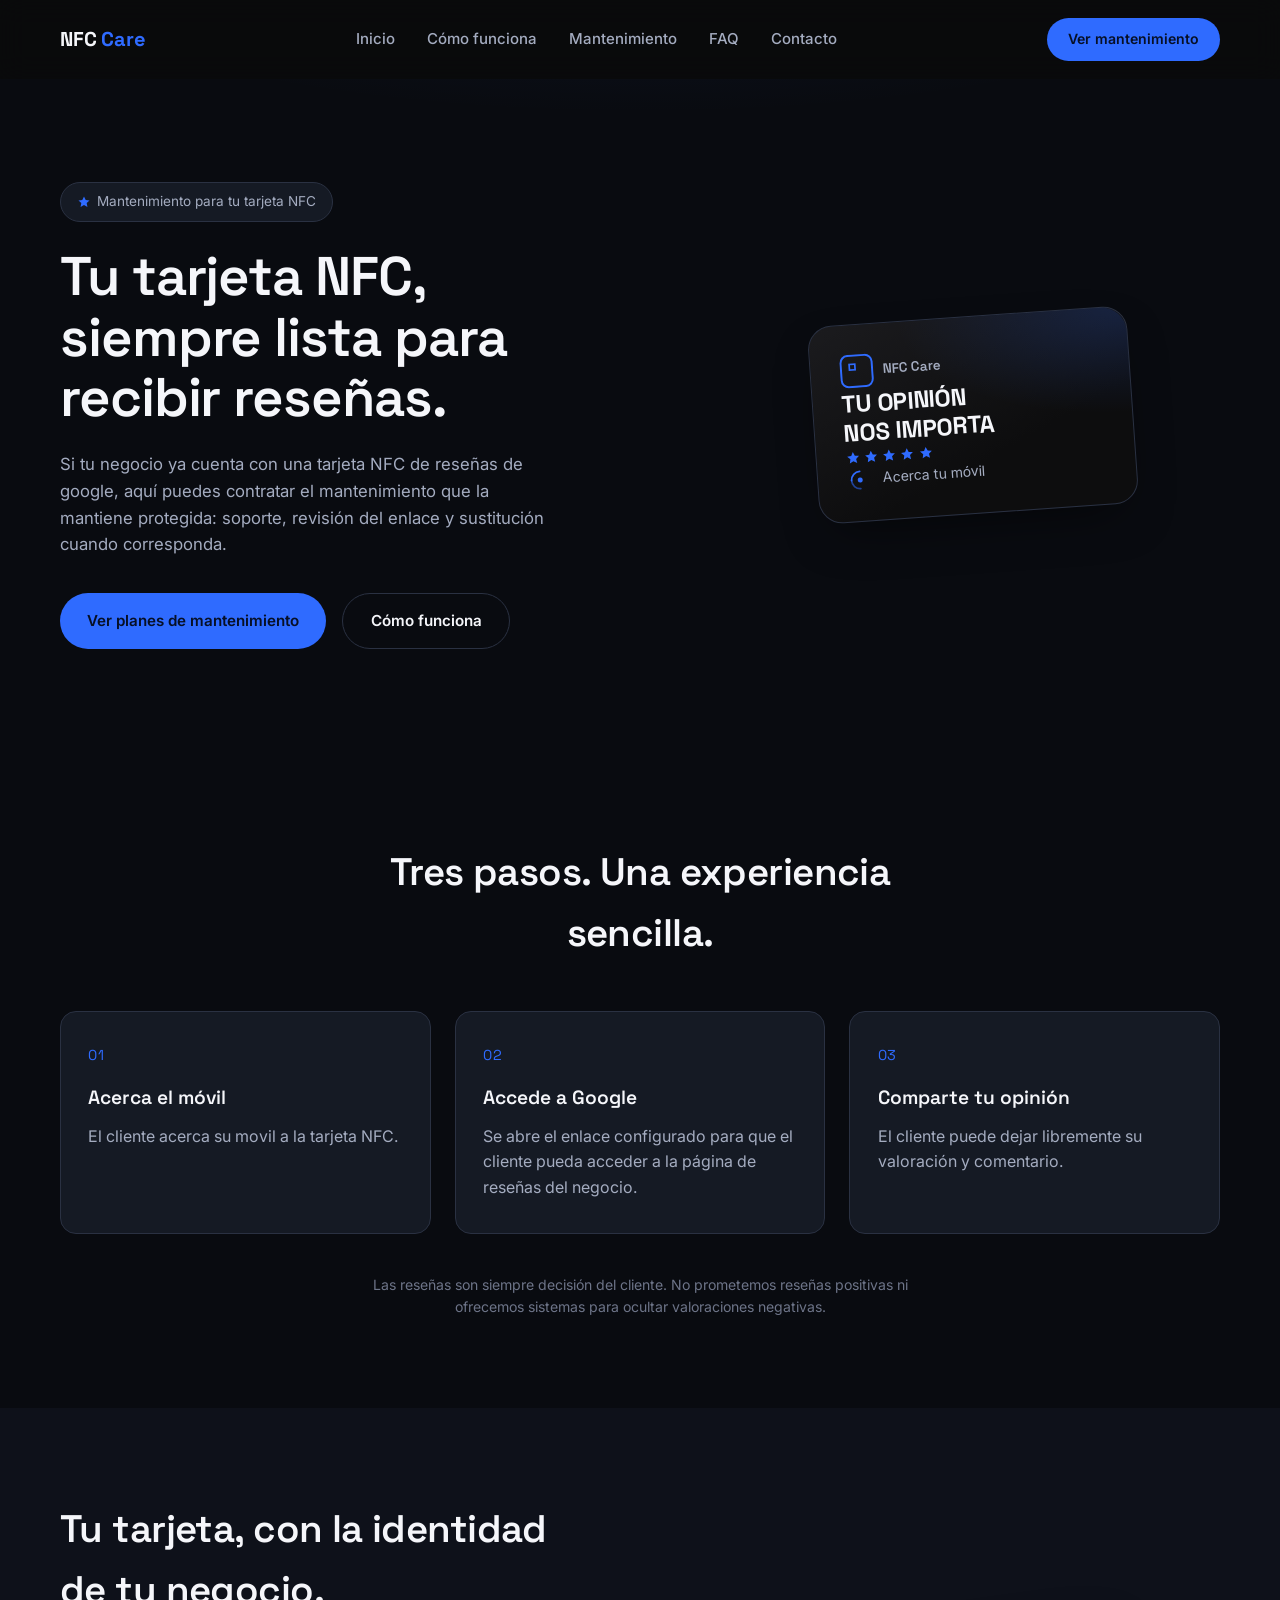
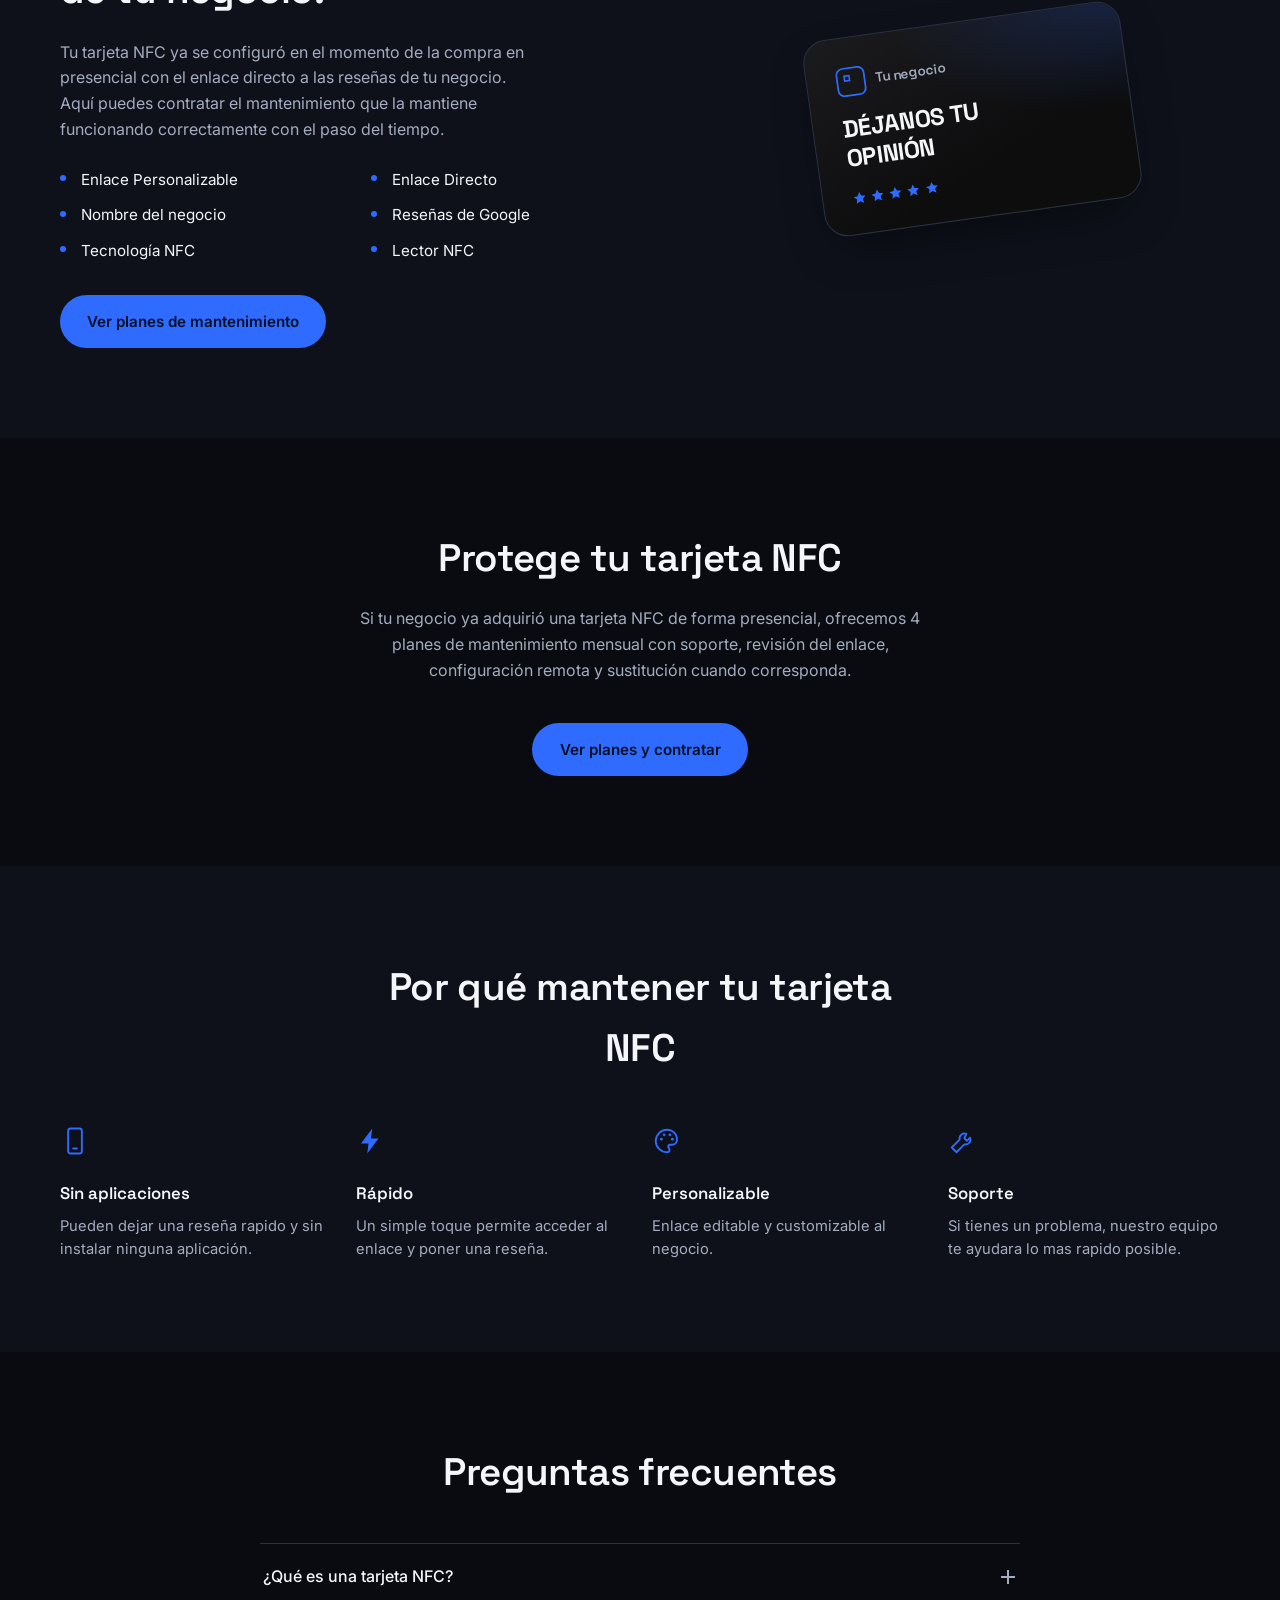
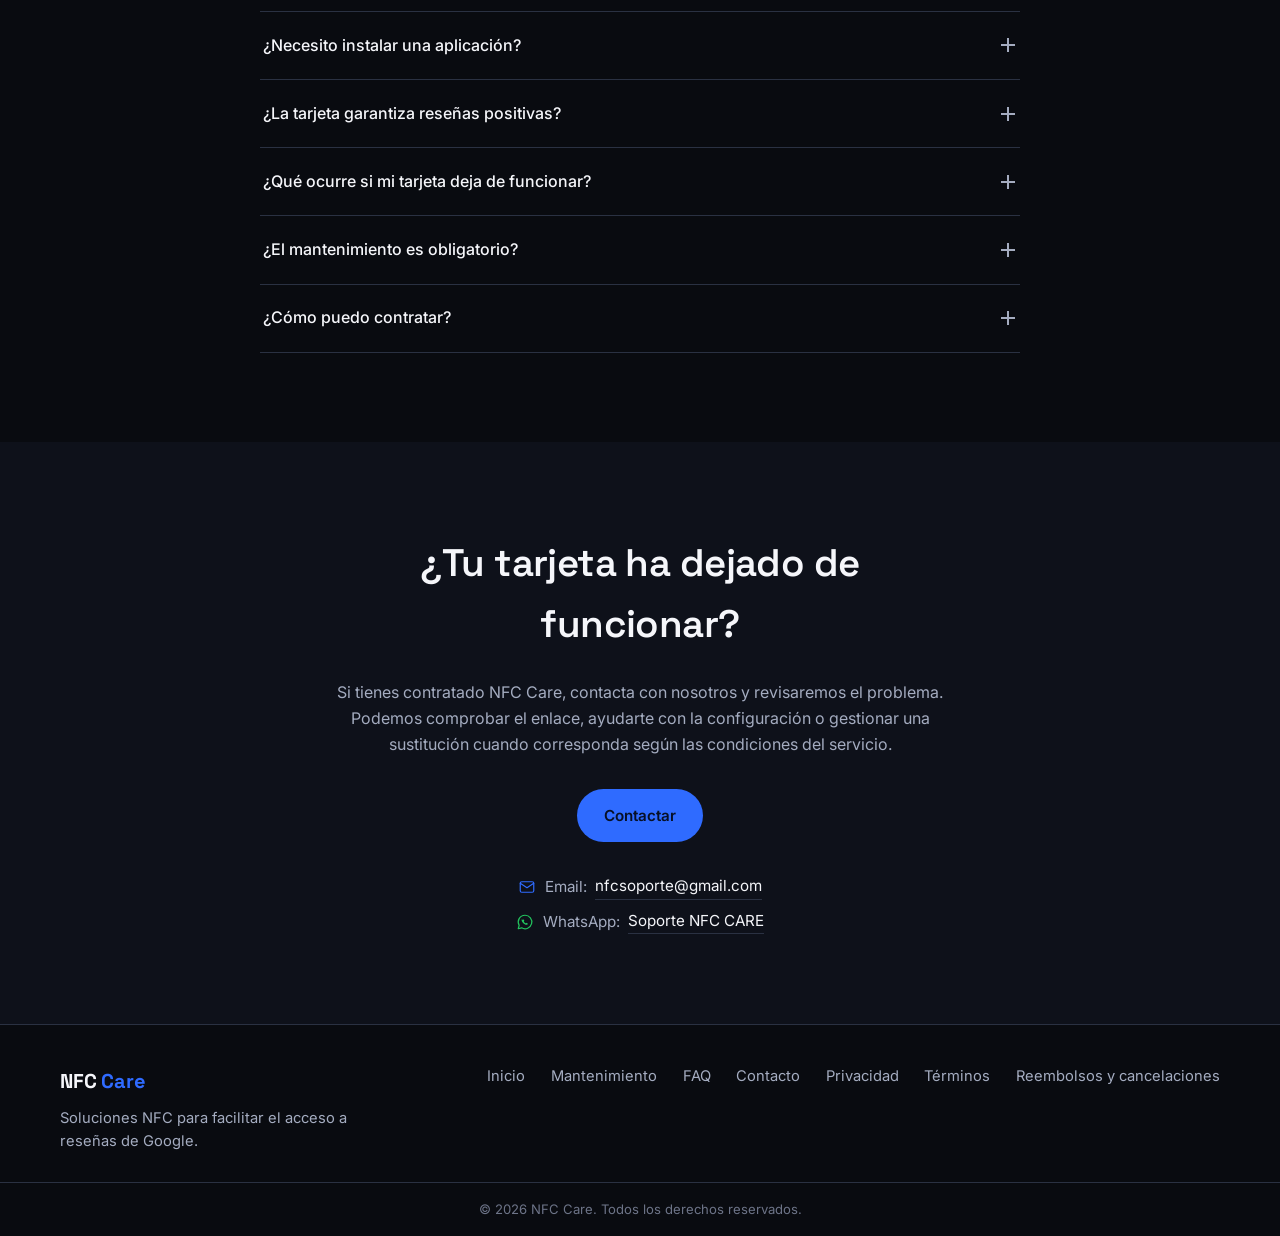
<file: index.html>
<!DOCTYPE html>
<html lang="es">
<head>
<meta charset="UTF-8">
<meta name="viewport" content="width=device-width, initial-scale=1.0">
<title>NFC Care | Mantenimiento</title>
<meta name="description" content="Mantenimiento mensual para tu tarjeta NFC de reseñas de Google: soporte, revisión del enlace, configuración remota y sustitución cuando corresponda.">

<!-- Open Graph -->
<meta property="og:title" content="NFC Care | Tarjetas NFC para reseñas de Google">
<meta property="og:description" content="Mantenimiento mensual para tu tarjeta NFC de reseñas de Google.">
<meta property="og:type" content="website">
<meta property="og:image" content="assets/images/og-image.png">

<link rel="icon" href="assets/icons/favicon.svg" type="image/svg+xml">

<link rel="preconnect" href="https://fonts.googleapis.com">
<link rel="preconnect" href="https://fonts.gstatic.com" crossorigin>
<link href="https://fonts.googleapis.com/css2?family=Space+Grotesk:wght@500;600;700&family=Inter:wght@400;500;600&display=swap" rel="stylesheet">

<link rel="stylesheet" href="assets/css/style.css">
</head>
<body>

<!-- ============ HEADER ============ -->
<header class="header" id="header">
  <div class="container header__inner">
    <a href="#inicio" class="logo">NFC <span class="accent">Care</span></a>

    <nav class="nav" id="nav">
      <a href="#inicio">Inicio</a>
      <a href="#como-funciona">Cómo funciona</a>
      <a href="pagos.html">Mantenimiento</a>
      <a href="#faq">FAQ</a>
      <a href="#contacto">Contacto</a>
    </nav>

    <a href="pagos.html" class="btn btn--accent btn--sm header__cta">Ver mantenimiento</a>

    <button class="nav-toggle" id="navToggle" aria-label="Abrir menú" aria-expanded="false" aria-controls="nav">
      <span></span><span></span><span></span>
    </button>
  </div>
</header>

<main>

  <!-- ============ HERO ============ -->
  <section class="hero" id="inicio">
    <div class="container hero__inner">
      <div class="hero__copy">
        <span class="badge">
          <svg width="14" height="14" viewBox="0 0 24 24" fill="currentColor" aria-hidden="true"><path d="M12 2.5l2.9 6.1 6.6.7-4.9 4.5 1.3 6.6-5.9-3.3-5.9 3.3 1.3-6.6-4.9-4.5 6.6-.7z"/></svg>
          Mantenimiento para tu tarjeta NFC
        </span>
        <h1 class="hero__title">Tu tarjeta NFC, siempre lista para recibir reseñas.</h1>
        <p class="hero__text">
          Si tu negocio ya cuenta con una tarjeta NFC de reseñas de google, aquí puedes contratar el mantenimiento
          que la mantiene protegida: soporte, revisión del enlace y sustitución cuando corresponda.
        </p>
        <div class="hero__actions">
          <a href="pagos.html" class="btn btn--accent">Ver planes de mantenimiento</a>
          <a href="#como-funciona" class="btn btn--ghost">Cómo funciona</a>
        </div>
      </div>

      <div class="hero__visual">
        <div class="nfc-card" role="img" aria-label="Tarjeta NFC de ejemplo con el mensaje: tu opinión nos importa">
          <div class="nfc-card__glow"></div>
          <div class="nfc-card__top">
            <svg class="nfc-card__chip" width="34" height="34" viewBox="0 0 24 24" fill="none">
              <rect x="1" y="1" width="22" height="22" rx="5" stroke="currentColor" stroke-width="1.4"/>
              <path d="M7 7h4v4H7z" stroke="currentColor" stroke-width="1.2"/>
            </svg>
            <span class="nfc-card__brand">NFC Care</span>
          </div>

          <p class="nfc-card__headline">TU OPINIÓN<br>NOS IMPORTA</p>

          <div class="nfc-card__stars" aria-hidden="true"><svg viewBox="0 0 24 24" fill="currentColor" aria-hidden="true"><path d="M12 2.5l2.9 6.1 6.6.7-4.9 4.5 1.3 6.6-5.9-3.3-5.9 3.3 1.3-6.6-4.9-4.5 6.6-.7z"/></svg><svg viewBox="0 0 24 24" fill="currentColor" aria-hidden="true"><path d="M12 2.5l2.9 6.1 6.6.7-4.9 4.5 1.3 6.6-5.9-3.3-5.9 3.3 1.3-6.6-4.9-4.5 6.6-.7z"/></svg><svg viewBox="0 0 24 24" fill="currentColor" aria-hidden="true"><path d="M12 2.5l2.9 6.1 6.6.7-4.9 4.5 1.3 6.6-5.9-3.3-5.9 3.3 1.3-6.6-4.9-4.5 6.6-.7z"/></svg><svg viewBox="0 0 24 24" fill="currentColor" aria-hidden="true"><path d="M12 2.5l2.9 6.1 6.6.7-4.9 4.5 1.3 6.6-5.9-3.3-5.9 3.3 1.3-6.6-4.9-4.5 6.6-.7z"/></svg><svg viewBox="0 0 24 24" fill="currentColor" aria-hidden="true"><path d="M12 2.5l2.9 6.1 6.6.7-4.9 4.5 1.3 6.6-5.9-3.3-5.9 3.3 1.3-6.6-4.9-4.5 6.6-.7z"/></svg></div>

          <div class="nfc-card__action">
            <svg class="nfc-card__wave" width="26" height="26" viewBox="0 0 24 24" fill="none" aria-hidden="true">
              <path d="M4 12a8 8 0 0 1 8-8" stroke="currentColor" stroke-width="1.6" stroke-linecap="round"/>
              <path d="M4 12a8 8 0 0 0 8 8" stroke="currentColor" stroke-width="1.6" stroke-linecap="round" opacity=".55"/>
              <circle cx="12" cy="12" r="2.3" fill="currentColor"/>
            </svg>
            <span>Acerca tu móvil</span>
          </div>
        </div>
      </div>
    </div>
  </section>

  <!-- ============ CÓMO FUNCIONA ============ -->
  <section class="section" id="como-funciona">
    <div class="container">
      <h2 class="section__title">Tres pasos. Una experiencia sencilla.</h2>

      <div class="steps">
        <article class="step">
          <span class="step__index">01</span>
          <h3 class="step__title">Acerca el móvil</h3>
          <p class="step__text">El cliente acerca su movil a la tarjeta NFC.</p>
        </article>

        <article class="step">
          <span class="step__index">02</span>
          <h3 class="step__title">Accede a Google</h3>
          <p class="step__text">Se abre el enlace configurado para que el cliente pueda acceder a la página de reseñas del negocio.</p>
        </article>

        <article class="step">
          <span class="step__index">03</span>
          <h3 class="step__title">Comparte tu opinión</h3>
          <p class="step__text">El cliente puede dejar libremente su valoración y comentario.</p>
        </article>
      </div>

      <p class="disclaimer">
        Las reseñas son siempre decisión del cliente. No prometemos reseñas positivas ni ofrecemos sistemas
        para ocultar valoraciones negativas.
      </p>
    </div>
  </section>

  <!-- ============ TU TARJETA ============ -->
  <section class="section section--alt" id="producto">
    <div class="container producto__inner">
      <div class="producto__copy">
        <h2 class="section__title section__title--left">Tu tarjeta, con la identidad de tu negocio.</h2>
        <p class="producto__text">
          Tu tarjeta NFC ya se configuró en el momento de la compra en presencial con el enlace directo a las reseñas de tu negocio. Aquí puedes contratar el mantenimiento que la mantiene funcionando
          correctamente con el paso del tiempo.
        </p>
        <ul class="producto__list">
          <li>Enlace Personalizable</li>
          <li>Enlace Directo</li>
          <li>Nombre del negocio</li>
          <li>Reseñas de Google</li>
          <li>Tecnología NFC</li>
          <li>Lector NFC</li>
        </ul>
        <a href="pagos.html" class="btn btn--accent">Ver planes de mantenimiento</a>
      </div>

      <div class="producto__visual">
        <div class="nfc-card nfc-card--tilt" aria-hidden="true">
          <div class="nfc-card__glow"></div>
          <div class="nfc-card__top">
            <svg class="nfc-card__chip" width="30" height="30" viewBox="0 0 24 24" fill="none">
              <rect x="1" y="1" width="22" height="22" rx="5" stroke="currentColor" stroke-width="1.4"/>
              <path d="M7 7h4v4H7z" stroke="currentColor" stroke-width="1.2"/>
            </svg>
            <span class="nfc-card__brand">Tu negocio</span>
          </div>
          <p class="nfc-card__headline">DÉJANOS TU<br>OPINIÓN</p>
          <div class="nfc-card__stars"><svg viewBox="0 0 24 24" fill="currentColor" aria-hidden="true"><path d="M12 2.5l2.9 6.1 6.6.7-4.9 4.5 1.3 6.6-5.9-3.3-5.9 3.3 1.3-6.6-4.9-4.5 6.6-.7z"/></svg><svg viewBox="0 0 24 24" fill="currentColor" aria-hidden="true"><path d="M12 2.5l2.9 6.1 6.6.7-4.9 4.5 1.3 6.6-5.9-3.3-5.9 3.3 1.3-6.6-4.9-4.5 6.6-.7z"/></svg><svg viewBox="0 0 24 24" fill="currentColor" aria-hidden="true"><path d="M12 2.5l2.9 6.1 6.6.7-4.9 4.5 1.3 6.6-5.9-3.3-5.9 3.3 1.3-6.6-4.9-4.5 6.6-.7z"/></svg><svg viewBox="0 0 24 24" fill="currentColor" aria-hidden="true"><path d="M12 2.5l2.9 6.1 6.6.7-4.9 4.5 1.3 6.6-5.9-3.3-5.9 3.3 1.3-6.6-4.9-4.5 6.6-.7z"/></svg><svg viewBox="0 0 24 24" fill="currentColor" aria-hidden="true"><path d="M12 2.5l2.9 6.1 6.6.7-4.9 4.5 1.3 6.6-5.9-3.3-5.9 3.3 1.3-6.6-4.9-4.5 6.6-.7z"/></svg></div>
        </div>
      </div>
    </div>
  </section>

  <!-- ============ SERVICIOS / MANTENIMIENTO ============ -->
  <section class="section" id="servicios">
    <div class="container">
      <h2 class="section__title">Protege tu tarjeta NFC</h2>
      <p class="section__lead">
        Si tu negocio ya adquirió una tarjeta NFC de forma presencial, ofrecemos 4 planes de mantenimiento
        mensual con soporte, revisión del enlace, configuración remota y sustitución cuando corresponda.
      </p>
      <div style="display:flex; justify-content:center; margin-top:2.5rem;">
        <a href="pagos.html" class="btn btn--accent">Ver planes y contratar</a>
      </div>
    </div>
  </section>

  <!-- ============ POR QUÉ NFC ============ -->
  <section class="section section--alt">
    <div class="container">
      <h2 class="section__title">Por qué mantener tu tarjeta NFC</h2>

      <div class="advantages">
        <article class="advantage">
          <span class="advantage__icon" aria-hidden="true">
            <svg viewBox="0 0 24 24" fill="none" stroke="currentColor" stroke-width="1.5"><rect x="6.5" y="2" width="11" height="20" rx="2"/><line x1="10.5" y1="18" x2="13.5" y2="18" stroke-linecap="round"/></svg>
          </span>
          <h3 class="advantage__title">Sin aplicaciones</h3>
          <p class="advantage__text">Pueden dejar una reseña rapido y sin instalar ninguna aplicación.</p>
        </article>

        <article class="advantage">
          <span class="advantage__icon" aria-hidden="true">
            <svg viewBox="0 0 24 24" fill="currentColor"><path d="M13 2 4 14h6l-1 8 9-12h-6z"/></svg>
          </span>
          <h3 class="advantage__title">Rápido</h3>
          <p class="advantage__text">Un simple toque permite acceder al enlace y poner una reseña.</p>
        </article>

        <article class="advantage">
          <span class="advantage__icon" aria-hidden="true">
            <svg viewBox="0 0 24 24" fill="none" stroke="currentColor" stroke-width="1.5"><path d="M12 3a9 9 0 1 0 0 18c1.1 0 2-.9 2-2 0-.5-.2-.9-.5-1.3-.3-.4-.5-.7-.5-1.2 0-.9.7-1.5 1.5-1.5H16a4 4 0 0 0 4-4c0-5-3.6-8-8-8z" stroke-linejoin="round"/><circle cx="7.5" cy="10.5" r="1.1" fill="currentColor" stroke="none"/><circle cx="9.7" cy="7" r="1.1" fill="currentColor" stroke="none"/><circle cx="14.3" cy="7" r="1.1" fill="currentColor" stroke="none"/><circle cx="16.3" cy="10.5" r="1.1" fill="currentColor" stroke="none"/></svg>
          </span>
          <h3 class="advantage__title">Personalizable</h3>
          <p class="advantage__text">Enlace editable y customizable al negocio.</p>
        </article>

        <article class="advantage">
          <span class="advantage__icon" aria-hidden="true">
            <svg viewBox="0 0 24 24" fill="none" stroke="currentColor" stroke-width="1.5" stroke-linecap="round" stroke-linejoin="round"><path d="M14.7 6.3a4 4 0 0 0-5.4 4.6L3 17.2 6.8 21l6.3-6.3a4 4 0 0 0 4.6-5.4l-2.6 2.6-2-2z"/></svg>
          </span>
          <h3 class="advantage__title">Soporte</h3>
          <p class="advantage__text">Si tienes un problema, nuestro equipo te ayudara lo mas rapido posible.</p>
        </article>
      </div>
    </div>
  </section>

  <!-- ============ FAQ ============ -->
  <section class="section" id="faq">
    <div class="container">
      <h2 class="section__title">Preguntas frecuentes</h2>

      <div class="accordion" id="accordion">

        <div class="accordion__item">
          <button class="accordion__trigger" aria-expanded="false">
            <span>¿Qué es una tarjeta NFC?</span>
            <span class="accordion__icon" aria-hidden="true"></span>
          </button>
          <div class="accordion__panel">
            <p>Es una tarjeta con un pequeño chip que se comunica por proximidad con el movil. Al acercar
            el móvil, se abre automáticamente el enlace configurado en la tarjeta.</p>
          </div>
        </div>

        <div class="accordion__item">
          <button class="accordion__trigger" aria-expanded="false">
            <span>¿Necesito instalar una aplicación?</span>
            <span class="accordion__icon" aria-hidden="true"></span>
          </button>
          <div class="accordion__panel">
            <p>No, no es necesario descargar ningun tipo de aplicación.</p>
          </div>
        </div>

        <div class="accordion__item">
          <button class="accordion__trigger" aria-expanded="false">
            <span>¿La tarjeta garantiza reseñas positivas?</span>
            <span class="accordion__icon" aria-hidden="true"></span>
          </button>
          <div class="accordion__panel">
            <p>No. La tarjeta simplemente facilita el acceso para que el cliente pueda dejar su opinión libremente.</p>
          </div>
        </div>

        <div class="accordion__item">
          <button class="accordion__trigger" aria-expanded="false">
            <span>¿Qué ocurre si mi tarjeta deja de funcionar?</span>
            <span class="accordion__icon" aria-hidden="true"></span>
          </button>
          <div class="accordion__panel">
            <p>Si el cliente tiene contratado el NFC Care puede contactar con soporte y se revisará el problema según las condiciones del servicio contratado.</p>
          </div>
        </div>

        <div class="accordion__item">
          <button class="accordion__trigger" aria-expanded="false">
            <span>¿El mantenimiento es obligatorio?</span>
            <span class="accordion__icon" aria-hidden="true"></span>
          </button>
          <div class="accordion__panel">
            <p>No. Es un servicio opcional de soporte y protección.</p>
          </div>
        </div>

        <div class="accordion__item">
          <button class="accordion__trigger" aria-expanded="false">
            <span>¿Cómo puedo contratar?</span>
            <span class="accordion__icon" aria-hidden="true"></span>
          </button>
          <div class="accordion__panel">
            <p>Puedes seleccionar uno de los planes y completar el pago mediante Stripe.</p>
          </div>
        </div>

      </div>
    </div>
  </section>

  <!-- ============ CONTACTO ============ -->
  <section class="section section--alt" id="contacto">
    <div class="container contact">
      <h2 class="section__title">¿Tu tarjeta ha dejado de funcionar?</h2>
      <p class="support__text">
        Si tienes contratado NFC Care, contacta con nosotros y revisaremos el problema. Podemos comprobar
        el enlace, ayudarte con la configuración o gestionar una sustitución cuando corresponda según las
        condiciones del servicio.
      </p>
      <a href="https://mail.google.com/mail/?view=cm&fs=1&to=nfcsoporte@gmail.com" target="_blank" rel="noopener noreferrer" class="btn btn--accent">Contactar</a>

      <div class="contact__info">
        <p><svg class="icon-mail" width="18" height="18" viewBox="0 0 24 24" fill="none" stroke="currentColor" stroke-width="1.6" aria-hidden="true"><rect x="3" y="5" width="18" height="14" rx="2"/><path d="M3 7l9 6 9-6" stroke-linecap="round" stroke-linejoin="round"/></svg> Email: <a href="https://mail.google.com/mail/?view=cm&fs=1&to=nfcsoporte@gmail.com" target="_blank" rel="noopener noreferrer">nfcsoporte@gmail.com</a></p>
        <p><svg class="icon-whatsapp" width="18" height="18" viewBox="0 0 24 24" fill="none" aria-hidden="true"><path d="M12 3a9 9 0 0 0-7.8 13.5L3 21l4.6-1.2A9 9 0 1 0 12 3z" stroke="currentColor" stroke-width="1.6" stroke-linecap="round" stroke-linejoin="round"/><path d="M8.7 9.3c.3-.7.5-.7.8-.7h.4c.2 0 .4.1.5.3l.6 1.3c.1.2 0 .4-.1.5l-.4.5c-.1.1-.1.3 0 .5.4.8 1.2 1.6 2 2 .2.1.4.1.5 0l.5-.4c.1-.1.3-.2.5-.1l1.3.6c.2.1.3.3.3.5v.4c0 .3-.1.6-.7.8-.8.3-1.8.3-3.2-.5-1.5-.8-2.7-2-3.5-3.5-.8-1.4-.8-2.4-.5-3.2z" fill="currentColor"/></svg> WhatsApp: <a href="#" id="whatsappContactLink" class="js-whatsapp-link">Soporte NFC CARE</a></p>
      </div>
    </div>
  </section>

</main>
<!-- ============ FOOTER ============ -->
<footer class="footer">
  <div class="container footer__inner">
    <div class="footer__brand">
      <p class="logo">NFC <span class="accent">Care</span></p>
      <p class="footer__tagline">Soluciones NFC para facilitar el acceso a reseñas de Google.</p>
    </div>

    <nav class="footer__links">
      <a href="#inicio">Inicio</a>
      <a href="pagos.html">Mantenimiento</a>
      <a href="#faq">FAQ</a>
      <a href="#contacto">Contacto</a>
      <a href="privacidad.html">Privacidad</a>
      <a href="terminos.html">Términos</a>
      <a href="reembolsos.html">Reembolsos y cancelaciones</a>
    </nav>
  </div>
  <p class="footer__copy">© 2026 NFC Care. Todos los derechos reservados.</p>
</footer>

<!-- CTA flotante de soporte (móvil) -->
<a href="#" class="floating-support js-whatsapp-link" id="floatingSupportBtn" aria-label="Contactar con soporte por WhatsApp">
  <svg width="22" height="22" viewBox="0 0 24 24" fill="none"><path d="M4 12a8 8 0 0 1 8-8" stroke="currentColor" stroke-width="1.8" stroke-linecap="round"/><path d="M4 12a8 8 0 0 0 8 8" stroke="currentColor" stroke-width="1.8" stroke-linecap="round" opacity=".55"/><circle cx="12" cy="12" r="2.4" fill="currentColor"/></svg>
</a>

<script src="assets/js/script.js"></script>
</body>
</html>
</file>
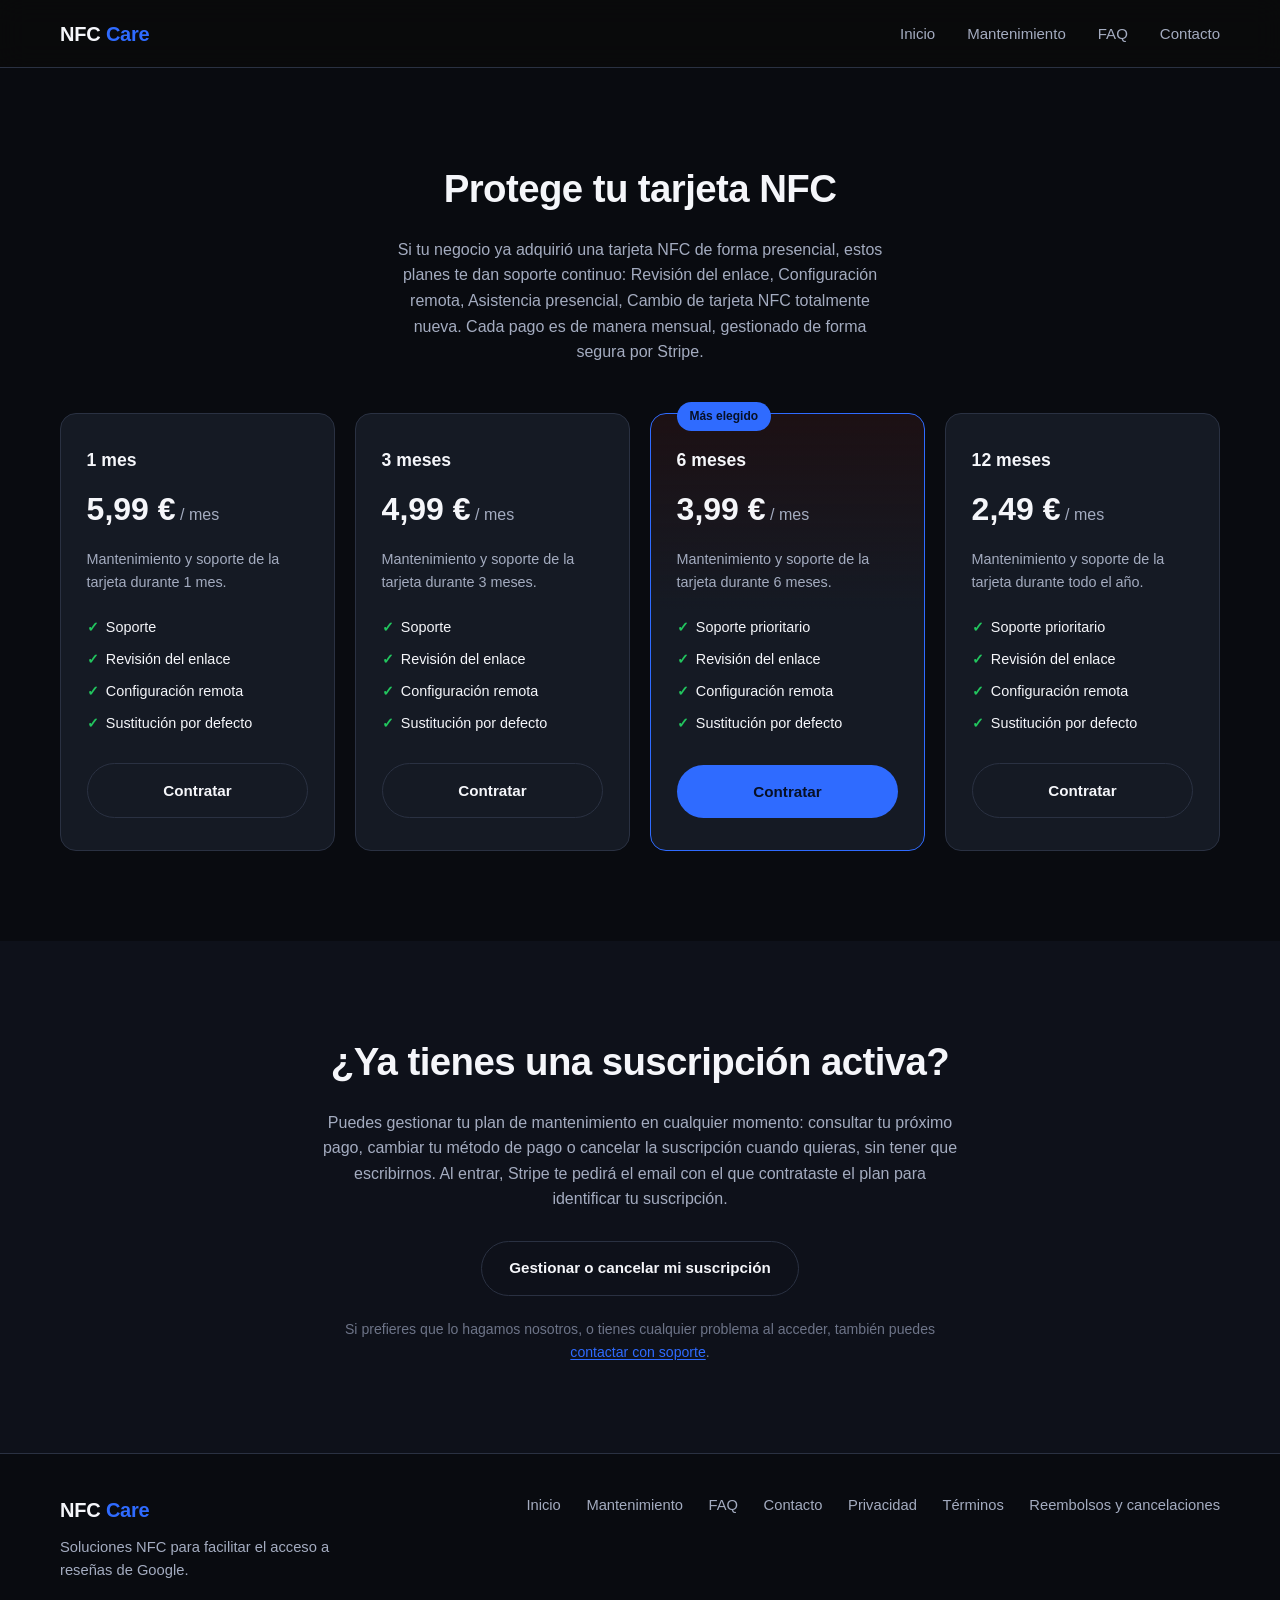
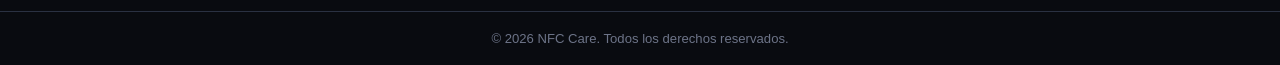
<file: pagos.html>
<!DOCTYPE html>
<html lang="es">
<head>
<meta charset="UTF-8">
<meta name="viewport" content="width=device-width, initial-scale=1.0">
<title>Mantenimiento y pagos | NFC Care</title>
<meta name="description" content="Contrata el mantenimiento mensual de tu tarjeta NFC o gestiona y cancela tu suscripción actual.">
<link rel="icon" href="assets/icons/favicon.svg" type="image/svg+xml">
<link rel="stylesheet" href="assets/css/style.css">
</head>
<body>
<header class="header is-scrolled">
  <div class="container header__inner">
    <a href="index.html" class="logo">NFC <span class="accent">Care</span></a>
    <nav class="nav">
      <a href="index.html">Inicio</a>
      <a href="pagos.html">Mantenimiento</a>
      <a href="index.html#faq">FAQ</a>
      <a href="index.html#contacto">Contacto</a>
    </nav>
  </div>
</header>

<main>
  <!-- ============ PLANES DE MANTENIMIENTO ============ -->
  <section class="section" id="planes">
    <div class="container">
      <h1 class="section__title">Protege tu tarjeta NFC</h1>
      <p class="section__lead">
        Si tu negocio ya adquirió una tarjeta NFC de forma presencial, estos planes te dan soporte continuo:
        Revisión del enlace, Configuración remota, Asistencia presencial, Cambio de tarjeta NFC totalmente
        nueva. Cada pago es de manera mensual, gestionado de forma segura por Stripe.
      </p>

      <div class="plans">

        <article class="plan">
          <h3 class="plan__name">1 mes</h3>
          <p class="plan__price"><span>5,99&nbsp;€</span> / mes</p>
          <p class="plan__desc">Mantenimiento y soporte de la tarjeta durante 1 mes.</p>
          <ul class="plan__features">
            <li>Soporte</li>
            <li>Revisión del enlace</li>
            <li>Configuración remota</li>
            <li>Sustitución por defecto</li>
          </ul>
          <a href="#" class="btn btn--outline plan__cta" data-stripe-link="STRIPE_PAYMENT_LINK_1_MONTH">Contratar</a>
        </article>

        <article class="plan">
          <h3 class="plan__name">3 meses</h3>
          <p class="plan__price"><span>4,99&nbsp;€</span> / mes</p>
          <p class="plan__desc">Mantenimiento y soporte de la tarjeta durante 3 meses.</p>
          <ul class="plan__features">
            <li>Soporte</li>
            <li>Revisión del enlace</li>
            <li>Configuración remota</li>
            <li>Sustitución por defecto</li>
          </ul>
          <a href="#" class="btn btn--outline plan__cta" data-stripe-link="STRIPE_PAYMENT_LINK_3_MONTHS">Contratar</a>
        </article>

        <article class="plan plan--featured">
          <span class="plan__badge">Más elegido</span>
          <h3 class="plan__name">6 meses</h3>
          <p class="plan__price"><span>3,99&nbsp;€</span> / mes</p>
          <p class="plan__desc">Mantenimiento y soporte de la tarjeta durante 6 meses.</p>
          <ul class="plan__features">
            <li>Soporte prioritario</li>
            <li>Revisión del enlace</li>
            <li>Configuración remota</li>
            <li>Sustitución por defecto</li>
          </ul>
          <a href="#" class="btn btn--accent plan__cta" data-stripe-link="STRIPE_PAYMENT_LINK_6_MONTHS">Contratar</a>
        </article>

        <article class="plan">
          <h3 class="plan__name">12 meses</h3>
          <p class="plan__price"><span>2,49&nbsp;€</span> / mes</p>
          <p class="plan__desc">Mantenimiento y soporte de la tarjeta durante todo el año.</p>
          <ul class="plan__features">
            <li>Soporte prioritario</li>
            <li>Revisión del enlace</li>
            <li>Configuración remota</li>
            <li>Sustitución por defecto</li>
          </ul>
          <a href="#" class="btn btn--outline plan__cta" data-stripe-link="STRIPE_PAYMENT_LINK_12_MONTHS">Contratar</a>
        </article>

      </div>
    </div>
  </section>

  <!-- ============ CANCELAR / GESTIONAR SUSCRIPCIÓN ============ -->
  <section class="section section--alt" id="cancelar">
    <div class="container">
      <div class="cancel-box">
        <h2 class="section__title section__title--left">¿Ya tienes una suscripción activa?</h2>
        <p class="cancel-box__text">
          Puedes gestionar tu plan de mantenimiento en cualquier momento: consultar tu próximo pago, cambiar
          tu método de pago o cancelar la suscripción cuando quieras, sin tener que escribirnos. Al entrar,
          Stripe te pedirá el email con el que contrataste el plan para identificar tu suscripción.
        </p>
        <a href="#" class="btn btn--ghost" data-stripe-portal-link>Gestionar o cancelar mi suscripción</a>
        <p class="cancel-box__note">
          Si prefieres que lo hagamos nosotros, o tienes cualquier problema al acceder, también puedes
          <a href="index.html#contacto" class="text-link">contactar con soporte</a>.
        </p>
      </div>
    </div>
  </section>
</main>

<footer class="footer">
  <div class="container footer__inner">
    <div class="footer__brand">
      <p class="logo">NFC <span class="accent">Care</span></p>
      <p class="footer__tagline">Soluciones NFC para facilitar el acceso a reseñas de Google.</p>
    </div>

    <nav class="footer__links">
      <a href="index.html">Inicio</a>
      <a href="pagos.html">Mantenimiento</a>
      <a href="index.html#faq">FAQ</a>
      <a href="index.html#contacto">Contacto</a>
      <a href="privacidad.html">Privacidad</a>
      <a href="terminos.html">Términos</a>
      <a href="reembolsos.html">Reembolsos y cancelaciones</a>
    </nav>
  </div>
  <p class="footer__copy">© 2026 NFC Care. Todos los derechos reservados.</p>
</footer>
<script src="assets/js/script.js"></script>
</body>
</html>
</file>
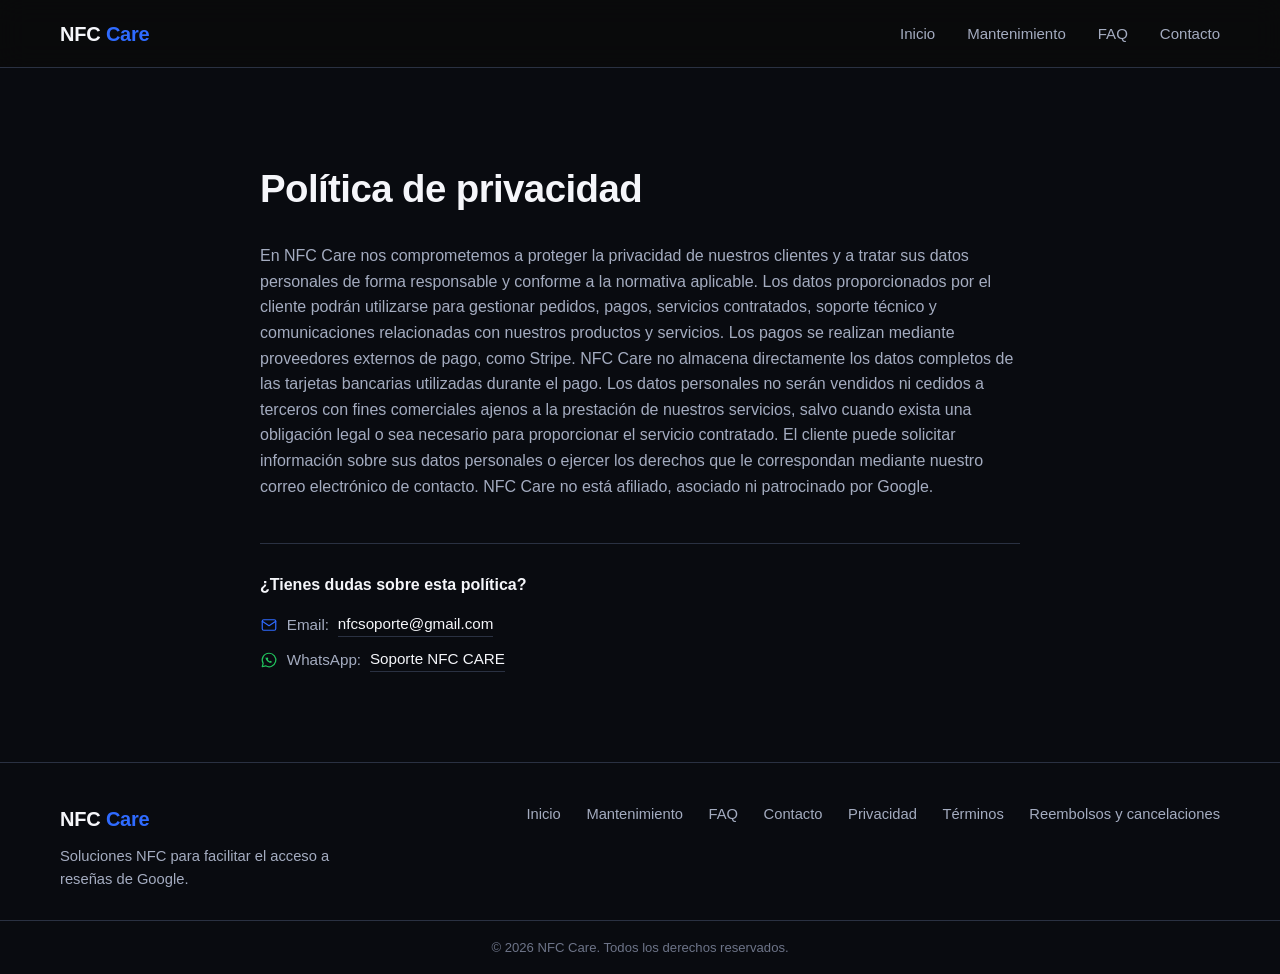
<file: privacidad.html>
<!DOCTYPE html>
<html lang="es">
<head>
<meta charset="UTF-8">
<meta name="viewport" content="width=device-width, initial-scale=1.0">
<title>Privacidad | NFC Care</title>
<link rel="icon" href="assets/icons/favicon.svg" type="image/svg+xml">
<link rel="stylesheet" href="assets/css/style.css">
</head>
<body>
<header class="header is-scrolled">
  <div class="container header__inner">
    <a href="index.html" class="logo">NFC <span class="accent">Care</span></a>
    <nav class="nav">
      <a href="index.html">Inicio</a>
      <a href="pagos.html">Mantenimiento</a>
      <a href="index.html#faq">FAQ</a>
      <a href="index.html#contacto">Contacto</a>
    </nav>
  </div>
</header>
<main>
  <section class="section">
    <div class="container" style="max-width:760px;">
      <h1 class="section__title section__title--left">Política de privacidad</h1>
      <p style="margin-top:1.5rem;color:var(--text-muted);">
En NFC Care nos comprometemos a proteger la privacidad de nuestros clientes y a tratar sus datos personales de forma responsable y conforme a la normativa aplicable.
Los datos proporcionados por el cliente podrán utilizarse para gestionar pedidos, pagos, servicios contratados, soporte técnico y comunicaciones relacionadas con nuestros productos y servicios.
Los pagos se realizan mediante proveedores externos de pago, como Stripe. NFC Care no almacena directamente los datos completos de las tarjetas bancarias utilizadas durante el pago.
Los datos personales no serán vendidos ni cedidos a terceros con fines comerciales ajenos a la prestación de nuestros servicios, salvo cuando exista una obligación legal o sea necesario para proporcionar el servicio contratado.
El cliente puede solicitar información sobre sus datos personales o ejercer los derechos que le correspondan mediante nuestro correo electrónico de contacto.

NFC Care no está afiliado, asociado ni patrocinado por Google.
      </p>

      <div class="legal-contact">
        <p class="legal-contact__title">¿Tienes dudas sobre esta política?</p>
        <div class="contact__info">
          <p><svg class="icon-mail" width="18" height="18" viewBox="0 0 24 24" fill="none" stroke="currentColor" stroke-width="1.6" aria-hidden="true"><rect x="3" y="5" width="18" height="14" rx="2"/><path d="M3 7l9 6 9-6" stroke-linecap="round" stroke-linejoin="round"/></svg> Email: <a href="https://mail.google.com/mail/?view=cm&fs=1&to=nfcsoporte@gmail.com" target="_blank" rel="noopener noreferrer">nfcsoporte@gmail.com</a></p>
          <p><svg class="icon-whatsapp" width="18" height="18" viewBox="0 0 24 24" fill="none" aria-hidden="true"><path d="M12 3a9 9 0 0 0-7.8 13.5L3 21l4.6-1.2A9 9 0 1 0 12 3z" stroke="currentColor" stroke-width="1.6" stroke-linecap="round" stroke-linejoin="round"/><path d="M8.7 9.3c.3-.7.5-.7.8-.7h.4c.2 0 .4.1.5.3l.6 1.3c.1.2 0 .4-.1.5l-.4.5c-.1.1-.1.3 0 .5.4.8 1.2 1.6 2 2 .2.1.4.1.5 0l.5-.4c.1-.1.3-.2.5-.1l1.3.6c.2.1.3.3.3.5v.4c0 .3-.1.6-.7.8-.8.3-1.8.3-3.2-.5-1.5-.8-2.7-2-3.5-3.5-.8-1.4-.8-2.4-.5-3.2z" fill="currentColor"/></svg> WhatsApp: <a href="#" id="whatsappLegalLink" class="js-whatsapp-link">Soporte NFC CARE</a></p>
        </div>
      </div>
    </div>
  </section>
</main>
<footer class="footer">
  <div class="container footer__inner">
    <div class="footer__brand">
      <p class="logo">NFC <span class="accent">Care</span></p>
      <p class="footer__tagline">Soluciones NFC para facilitar el acceso a reseñas de Google.</p>
    </div>

    <nav class="footer__links">
      <a href="index.html">Inicio</a>
      <a href="pagos.html">Mantenimiento</a>
      <a href="index.html#faq">FAQ</a>
      <a href="index.html#contacto">Contacto</a>
      <a href="privacidad.html">Privacidad</a>
      <a href="terminos.html">Términos</a>
      <a href="reembolsos.html">Reembolsos y cancelaciones</a>
    </nav>
  </div>
  <p class="footer__copy">© 2026 NFC Care. Todos los derechos reservados.</p>
</footer>
<script src="assets/js/script.js"></script>
</body>
</html>
</file>
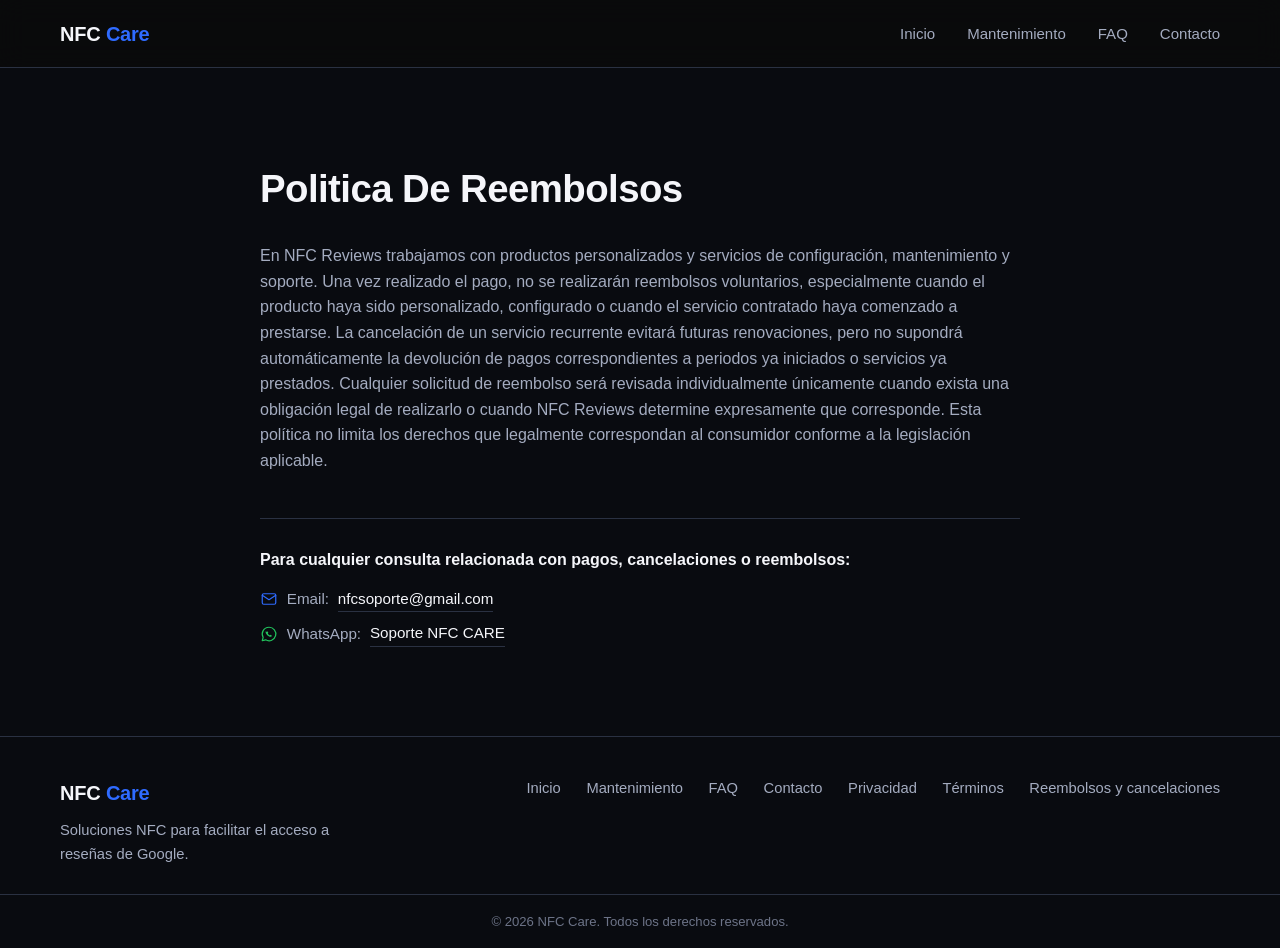
<file: reembolsos.html>
<!DOCTYPE html>
<html lang="es">
<head>
<meta charset="UTF-8">
<meta name="viewport" content="width=device-width, initial-scale=1.0">
<title>Reembolsos y cancelaciones | NFC Care</title>
<link rel="icon" href="assets/icons/favicon.svg" type="image/svg+xml">
<link rel="stylesheet" href="assets/css/style.css">
</head>
<body>
<header class="header is-scrolled">
  <div class="container header__inner">
    <a href="index.html" class="logo">NFC <span class="accent">Care</span></a>
    <nav class="nav">
      <a href="index.html">Inicio</a>
      <a href="pagos.html">Mantenimiento</a>
      <a href="index.html#faq">FAQ</a>
      <a href="index.html#contacto">Contacto</a>
    </nav>
  </div>
</header>
<main>
  <section class="section">
    <div class="container" style="max-width:760px;">
      <h1 class="section__title section__title--left">Politica De Reembolsos</h1>
      <p style="margin-top:1.5rem;color:var(--text-muted);">
En NFC Reviews trabajamos con productos personalizados y servicios de configuración, mantenimiento y soporte.
Una vez realizado el pago, no se realizarán reembolsos voluntarios, especialmente cuando el producto haya sido personalizado, configurado o cuando el servicio contratado haya comenzado a prestarse.
La cancelación de un servicio recurrente evitará futuras renovaciones, pero no supondrá automáticamente la devolución de pagos correspondientes a periodos ya iniciados o servicios ya prestados.
Cualquier solicitud de reembolso será revisada individualmente únicamente cuando exista una obligación legal de realizarlo o cuando NFC Reviews determine expresamente que corresponde.
Esta política no limita los derechos que legalmente correspondan al consumidor conforme a la legislación aplicable.
      </p>
      <div class="legal-contact">
        <p class="legal-contact__title">Para cualquier consulta relacionada con pagos, cancelaciones o reembolsos:</p>
        <div class="contact__info">
          <p><svg class="icon-mail" width="18" height="18" viewBox="0 0 24 24" fill="none" stroke="currentColor" stroke-width="1.6" aria-hidden="true"><rect x="3" y="5" width="18" height="14" rx="2"/><path d="M3 7l9 6 9-6" stroke-linecap="round" stroke-linejoin="round"/></svg> Email: <a href="https://mail.google.com/mail/?view=cm&fs=1&to=nfcsoporte@gmail.com" target="_blank" rel="noopener noreferrer">nfcsoporte@gmail.com</a></p>
          <p><svg class="icon-whatsapp" width="18" height="18" viewBox="0 0 24 24" fill="none" aria-hidden="true"><path d="M12 3a9 9 0 0 0-7.8 13.5L3 21l4.6-1.2A9 9 0 1 0 12 3z" stroke="currentColor" stroke-width="1.6" stroke-linecap="round" stroke-linejoin="round"/><path d="M8.7 9.3c.3-.7.5-.7.8-.7h.4c.2 0 .4.1.5.3l.6 1.3c.1.2 0 .4-.1.5l-.4.5c-.1.1-.1.3 0 .5.4.8 1.2 1.6 2 2 .2.1.4.1.5 0l.5-.4c.1-.1.3-.2.5-.1l1.3.6c.2.1.3.3.3.5v.4c0 .3-.1.6-.7.8-.8.3-1.8.3-3.2-.5-1.5-.8-2.7-2-3.5-3.5-.8-1.4-.8-2.4-.5-3.2z" fill="currentColor"/></svg> WhatsApp: <a href="#" id="whatsappLegalLink" class="js-whatsapp-link">Soporte NFC CARE</a></p>
        </div>
      </div>
    </div>
  </section>
</main>
<footer class="footer">
  <div class="container footer__inner">
    <div class="footer__brand">
      <p class="logo">NFC <span class="accent">Care</span></p>
      <p class="footer__tagline">Soluciones NFC para facilitar el acceso a reseñas de Google.</p>
    </div>

    <nav class="footer__links">
      <a href="index.html">Inicio</a>
      <a href="pagos.html">Mantenimiento</a>
      <a href="index.html#faq">FAQ</a>
      <a href="index.html#contacto">Contacto</a>
      <a href="privacidad.html">Privacidad</a>
      <a href="terminos.html">Términos</a>
      <a href="reembolsos.html">Reembolsos y cancelaciones</a>
    </nav>
  </div>
  <p class="footer__copy">© 2026 NFC Care. Todos los derechos reservados.</p>
</footer>
<script src="assets/js/script.js"></script>
</body>
</html>
</file>
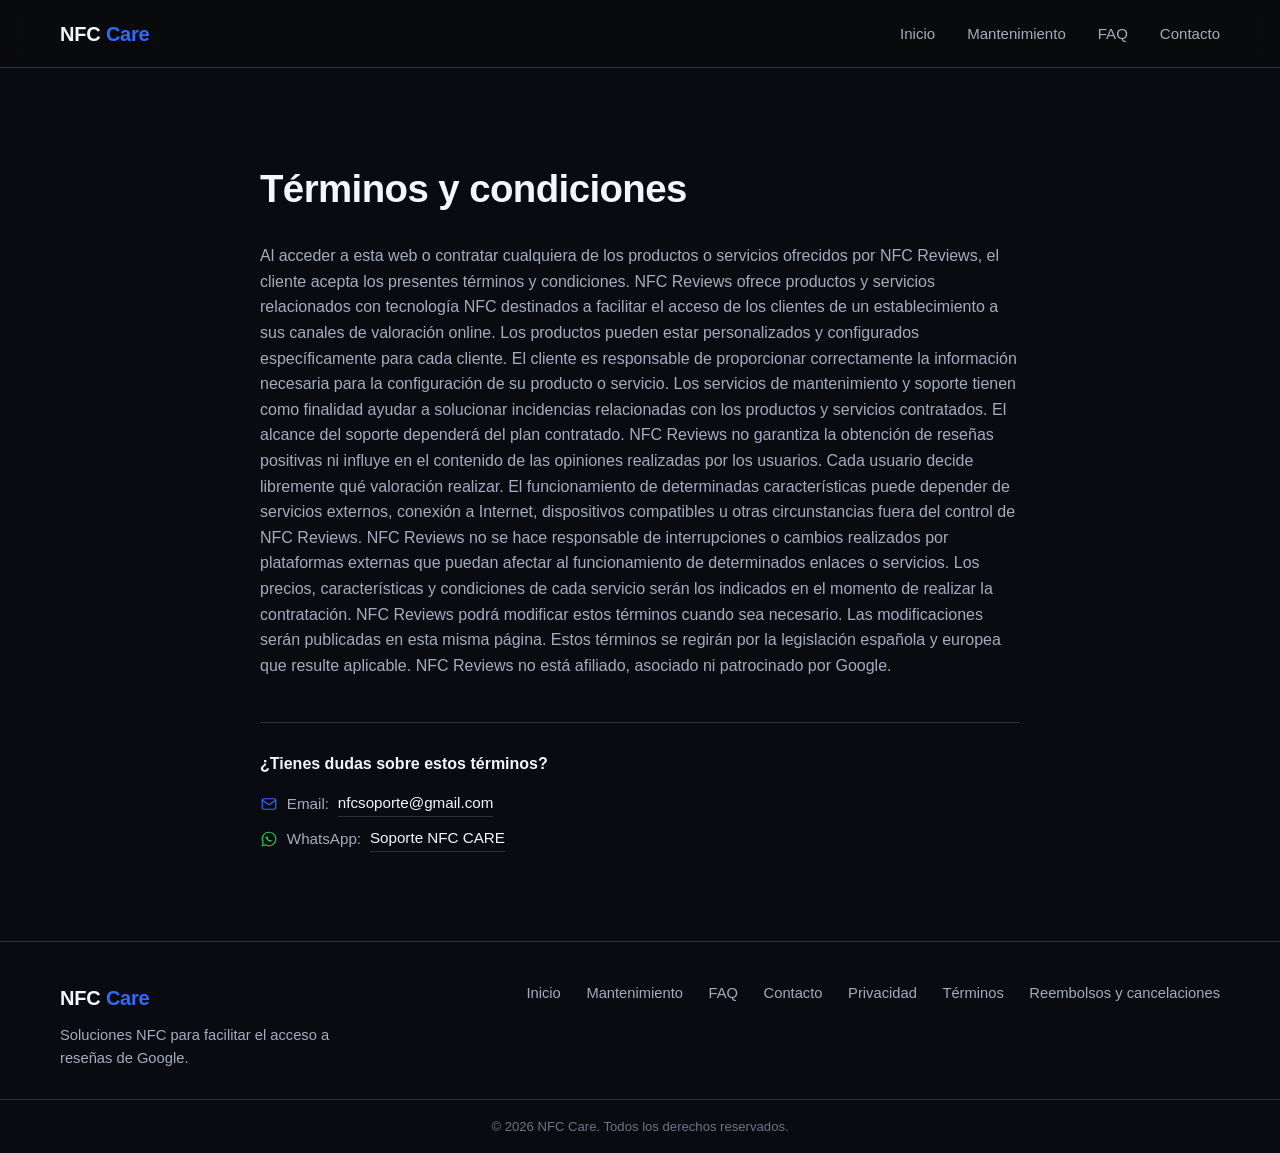
<file: terminos.html>
<!DOCTYPE html>
<html lang="es">
<head>
<meta charset="UTF-8">
<meta name="viewport" content="width=device-width, initial-scale=1.0">
<title>Términos y condiciones | NFC Care</title>
<link rel="icon" href="assets/icons/favicon.svg" type="image/svg+xml">
<link rel="stylesheet" href="assets/css/style.css">
</head>
<body>
<header class="header is-scrolled">
  <div class="container header__inner">
    <a href="index.html" class="logo">NFC <span class="accent">Care</span></a>
    <nav class="nav">
      <a href="index.html">Inicio</a>
      <a href="pagos.html">Mantenimiento</a>
      <a href="index.html#faq">FAQ</a>
      <a href="index.html#contacto">Contacto</a>
    </nav>
  </div>
</header>
<main>
  <section class="section">
    <div class="container" style="max-width:760px;">
      <h1 class="section__title section__title--left">Términos y condiciones</h1>
      <p style="margin-top:1.5rem;color:var(--text-muted);">
Al acceder a esta web o contratar cualquiera de los productos o servicios ofrecidos por NFC Reviews, el cliente acepta los presentes términos y condiciones.
NFC Reviews ofrece productos y servicios relacionados con tecnología NFC destinados a facilitar el acceso de los clientes de un establecimiento a sus canales de valoración online.
Los productos pueden estar personalizados y configurados específicamente para cada cliente.
El cliente es responsable de proporcionar correctamente la información necesaria para la configuración de su producto o servicio.
Los servicios de mantenimiento y soporte tienen como finalidad ayudar a solucionar incidencias relacionadas con los productos y servicios contratados. El alcance del soporte dependerá del plan contratado.
NFC Reviews no garantiza la obtención de reseñas positivas ni influye en el contenido de las opiniones realizadas por los usuarios. Cada usuario decide libremente qué valoración realizar.
El funcionamiento de determinadas características puede depender de servicios externos, conexión a Internet, dispositivos compatibles u otras circunstancias fuera del control de NFC Reviews.
NFC Reviews no se hace responsable de interrupciones o cambios realizados por plataformas externas que puedan afectar al funcionamiento de determinados enlaces o servicios.
Los precios, características y condiciones de cada servicio serán los indicados en el momento de realizar la contratación.
NFC Reviews podrá modificar estos términos cuando sea necesario. Las modificaciones serán publicadas en esta misma página.
Estos términos se regirán por la legislación española y europea que resulte aplicable.
NFC Reviews no está afiliado, asociado ni patrocinado por Google.
      </p>

      <div class="legal-contact">
        <p class="legal-contact__title">¿Tienes dudas sobre estos términos?</p>
        <div class="contact__info">
          <p><svg class="icon-mail" width="18" height="18" viewBox="0 0 24 24" fill="none" stroke="currentColor" stroke-width="1.6" aria-hidden="true"><rect x="3" y="5" width="18" height="14" rx="2"/><path d="M3 7l9 6 9-6" stroke-linecap="round" stroke-linejoin="round"/></svg> Email: <a href="https://mail.google.com/mail/?view=cm&fs=1&to=nfcsoporte@gmail.com" target="_blank" rel="noopener noreferrer">nfcsoporte@gmail.com</a></p>
          <p><svg class="icon-whatsapp" width="18" height="18" viewBox="0 0 24 24" fill="none" aria-hidden="true"><path d="M12 3a9 9 0 0 0-7.8 13.5L3 21l4.6-1.2A9 9 0 1 0 12 3z" stroke="currentColor" stroke-width="1.6" stroke-linecap="round" stroke-linejoin="round"/><path d="M8.7 9.3c.3-.7.5-.7.8-.7h.4c.2 0 .4.1.5.3l.6 1.3c.1.2 0 .4-.1.5l-.4.5c-.1.1-.1.3 0 .5.4.8 1.2 1.6 2 2 .2.1.4.1.5 0l.5-.4c.1-.1.3-.2.5-.1l1.3.6c.2.1.3.3.3.5v.4c0 .3-.1.6-.7.8-.8.3-1.8.3-3.2-.5-1.5-.8-2.7-2-3.5-3.5-.8-1.4-.8-2.4-.5-3.2z" fill="currentColor"/></svg> WhatsApp: <a href="#" id="whatsappLegalLink" class="js-whatsapp-link">Soporte NFC CARE</a></p>
        </div>
      </div>
    </div>
  </section>
</main>
<footer class="footer">
  <div class="container footer__inner">
    <div class="footer__brand">
      <p class="logo">NFC <span class="accent">Care</span></p>
      <p class="footer__tagline">Soluciones NFC para facilitar el acceso a reseñas de Google.</p>
    </div>

    <nav class="footer__links">
      <a href="index.html">Inicio</a>
      <a href="pagos.html">Mantenimiento</a>
      <a href="index.html#faq">FAQ</a>
      <a href="index.html#contacto">Contacto</a>
      <a href="privacidad.html">Privacidad</a>
      <a href="terminos.html">Términos</a>
      <a href="reembolsos.html">Reembolsos y cancelaciones</a>
    </nav>
  </div>
  <p class="footer__copy">© 2026 NFC Care. Todos los derechos reservados.</p>
</footer>
<script src="assets/js/script.js"></script>
</body>
</html>
</file>
<file: assets/css/style.css>
/* ==========================================================================
   NFC Care — Design tokens
   ========================================================================== */
:root {
  --bg: #090b10;
  --bg-alt: #0e111a;
  --surface: #151a24;
  --surface-2: #1c2330;
  --border: #2a3142;
  --text: #f5f6fa;
  --text-muted: #a4acc0;
  --text-faint: #6d7488;

  --accent: #2f6bff;
  --accent-dim: #2450c2;
  --accent-glow: rgba(47, 107, 255, 0.35);

  --success: #22c55e;
  --success-glow: rgba(34, 197, 94, 0.3);

  --font-display: "Space Grotesk", "Inter", sans-serif;
  --font-body: "Inter", sans-serif;

  --radius-sm: 10px;
  --radius-md: 16px;
  --radius-lg: 24px;

  --shadow-card: 0 20px 50px -20px rgba(0, 0, 0, 0.6);
  --ease: cubic-bezier(0.22, 1, 0.36, 1);
}

/* ==========================================================================
   Reset
   ========================================================================== */
*, *::before, *::after { box-sizing: border-box; }
html { scroll-behavior: smooth; }
html, body { height: 100%; }
body {
  margin: 0;
  min-height: 100vh;
  display: flex;
  flex-direction: column;
  background: var(--bg);
  color: var(--text);
  font-family: var(--font-body);
  font-size: 16px;
  line-height: 1.6;
  -webkit-font-smoothing: antialiased;
}
img, svg { display: block; max-width: 100%; }
a { color: inherit; text-decoration: none; }
ul { margin: 0; padding: 0; list-style: none; }
h1, h2, h3 { margin: 0; font-family: var(--font-display); }
p { margin: 0; }
button { font: inherit; color: inherit; background: none; border: none; cursor: pointer; }

@media (prefers-reduced-motion: reduce) {
  *, *::before, *::after { animation-duration: 0.001ms !important; transition-duration: 0.001ms !important; }
  html { scroll-behavior: auto; }
}

:focus-visible {
  outline: 2px solid var(--accent);
  outline-offset: 3px;
  border-radius: 4px;
}

.container {
  width: min(1160px, 100% - 3rem);
  margin-inline: auto;
}

main { flex: 1 0 auto; }

.accent { color: var(--accent); }

/* ==========================================================================
   Buttons
   ========================================================================== */
.btn {
  display: inline-flex;
  align-items: center;
  justify-content: center;
  gap: 0.5rem;
  padding: 0.9rem 1.7rem;
  border-radius: 999px;
  font-weight: 600;
  font-size: 0.95rem;
  transition: transform 0.25s var(--ease), background-color 0.25s var(--ease), border-color 0.25s var(--ease), box-shadow 0.25s var(--ease);
  white-space: nowrap;
}
.btn:active { transform: scale(0.97); }

.btn--accent {
  background: var(--accent);
  color: #071026;
}
.btn--accent:hover {
  background: #528bff;
  box-shadow: 0 12px 30px -8px var(--accent-glow);
}

.btn--ghost {
  background: transparent;
  color: var(--text);
  border: 1px solid var(--border);
}
.btn--ghost:hover { border-color: var(--text-muted); background: var(--surface); }

.btn--outline {
  width: 100%;
  background: transparent;
  border: 1px solid var(--border);
  color: var(--text);
}
.btn--outline:hover { border-color: var(--accent); color: var(--accent); }

.btn--sm { padding: 0.65rem 1.3rem; font-size: 0.88rem; }

/* ==========================================================================
   Header
   ========================================================================== */
.header {
  position: sticky;
  top: 0;
  z-index: 100;
  backdrop-filter: blur(14px);
  background: rgba(10, 10, 11, 0.72);
  border-bottom: 1px solid transparent;
  transition: border-color 0.3s var(--ease);
}
.header.is-scrolled { border-bottom-color: var(--border); }

.header__inner {
  display: flex;
  align-items: center;
  justify-content: space-between;
  gap: 1.5rem;
  padding-block: 1.1rem;
}

.logo {
  font-family: var(--font-display);
  font-weight: 700;
  font-size: 1.25rem;
  letter-spacing: -0.01em;
}

.nav {
  display: flex;
  align-items: center;
  gap: 2rem;
  font-size: 0.94rem;
  font-weight: 500;
  color: var(--text-muted);
}
.nav a { transition: color 0.2s var(--ease); }
.nav a:hover { color: var(--text); }

.header__cta { flex-shrink: 0; }

.nav-toggle {
  display: none;
  flex-direction: column;
  justify-content: center;
  gap: 5px;
  width: 40px;
  height: 40px;
  flex-shrink: 0;
}
.nav-toggle span {
  display: block;
  height: 2px;
  width: 22px;
  background: var(--text);
  border-radius: 2px;
  transition: transform 0.3s var(--ease), opacity 0.3s var(--ease);
}
.nav-toggle[aria-expanded="true"] span:nth-child(1) { transform: translateY(7px) rotate(45deg); }
.nav-toggle[aria-expanded="true"] span:nth-child(2) { opacity: 0; }
.nav-toggle[aria-expanded="true"] span:nth-child(3) { transform: translateY(-7px) rotate(-45deg); }

/* ==========================================================================
   Hero
   ========================================================================== */
.hero {
  position: relative;
  padding-block: clamp(3.5rem, 8vw, 7rem);
  overflow: hidden;
  scroll-margin-top: 84px;
}
.hero::before {
  content: "";
  position: absolute;
  inset: -20% -10% auto -10%;
  height: 60%;
  background: radial-gradient(60% 60% at 50% 0%, var(--accent-glow), transparent 70%);
  opacity: 0.25;
  pointer-events: none;
}

.hero__inner {
  position: relative;
  display: grid;
  grid-template-columns: 1.1fr 0.9fr;
  gap: clamp(2rem, 5vw, 4rem);
  align-items: center;
}

.badge {
  display: inline-flex;
  align-items: center;
  gap: 0.4rem;
  padding: 0.5rem 1rem;
  border: 1px solid var(--border);
  border-radius: 999px;
  font-size: 0.85rem;
  color: var(--text-muted);
  background: var(--surface);
  margin-bottom: 1.5rem;
}
.badge svg { color: var(--accent); flex-shrink: 0; }

.hero__title {
  font-size: clamp(2.1rem, 4.6vw, 3.4rem);
  line-height: 1.12;
  font-weight: 600;
  letter-spacing: -0.02em;
  max-width: 16ch;
}

.hero__text {
  margin-top: 1.4rem;
  max-width: 46ch;
  color: var(--text-muted);
  font-size: 1.05rem;
}

.hero__actions {
  display: flex;
  gap: 1rem;
  margin-top: 2.2rem;
  flex-wrap: wrap;
}

/* NFC card visual */
.hero__visual, .producto__visual {
  display: flex;
  justify-content: center;
}

.nfc-card {
  position: relative;
  width: min(320px, 100%);
  aspect-ratio: 5 / 3.1;
  border-radius: var(--radius-lg);
  padding: 1.8rem;
  background: linear-gradient(155deg, #1b1b1e 0%, #0d0d0e 65%);
  border: 1px solid var(--border);
  box-shadow: var(--shadow-card);
  color: var(--text);
  display: flex;
  flex-direction: column;
  justify-content: space-between;
  transform: rotate(-4deg);
  transition: transform 0.5s var(--ease);
}
.hero__visual:hover .nfc-card,
.nfc-card--tilt { transform: rotate(-8deg) translateY(-4px); }

.nfc-card__glow {
  position: absolute;
  inset: 0;
  border-radius: inherit;
  background: radial-gradient(120% 90% at 100% 0%, var(--accent-glow), transparent 60%);
  opacity: 0.55;
  pointer-events: none;
}

.nfc-card__top {
  position: relative;
  display: flex;
  align-items: center;
  gap: 0.6rem;
  color: var(--accent);
}
.nfc-card__brand {
  font-family: var(--font-display);
  font-size: 0.85rem;
  font-weight: 600;
  color: var(--text-muted);
}

.nfc-card__headline {
  position: relative;
  font-family: var(--font-display);
  font-size: clamp(1.15rem, 2.2vw, 1.5rem);
  font-weight: 700;
  line-height: 1.2;
  letter-spacing: -0.01em;
}

.nfc-card__stars {
  position: relative;
  display: flex;
  gap: 0.2rem;
  color: var(--accent);
}
.nfc-card__stars svg { width: 15px; height: 15px; }

.nfc-card__action {
  position: relative;
  display: flex;
  align-items: center;
  gap: 0.6rem;
  color: var(--text-muted);
  font-size: 0.88rem;
}
.nfc-card__wave { color: var(--accent); }

/* ==========================================================================
   Sections (shared)
   ========================================================================== */
.section {
  padding-block: clamp(3.5rem, 7vw, 6rem);
  scroll-margin-top: 84px;
}
.section--alt { background: var(--bg-alt); }

.section__title {
  font-size: clamp(1.7rem, 3.4vw, 2.4rem);
  font-weight: 600;
  letter-spacing: -0.015em;
  text-align: center;
  max-width: 22ch;
  margin-inline: auto;
}
.section__title--left { text-align: left; margin-inline: 0; max-width: 20ch; }

.section__lead {
  max-width: 56ch;
  margin: 1.1rem auto 0;
  text-align: center;
  color: var(--text-muted);
}

.disclaimer {
  max-width: 60ch;
  margin: 2.5rem auto 0;
  text-align: center;
  color: var(--text-faint);
  font-size: 0.88rem;
}

/* ==========================================================================
   Cómo funciona — steps
   ========================================================================== */
.steps {
  margin-top: 3rem;
  display: grid;
  grid-template-columns: repeat(3, 1fr);
  gap: 1.5rem;
}

.step {
  padding: 2rem 1.7rem;
  border: 1px solid var(--border);
  border-radius: var(--radius-md);
  background: var(--surface);
  transition: border-color 0.3s var(--ease), transform 0.3s var(--ease);
}
.step:hover { border-color: var(--accent-dim); transform: translateY(-4px); }

.step__index {
  display: block;
  font-family: var(--font-display);
  font-size: 0.9rem;
  color: var(--accent);
  margin-bottom: 1rem;
  letter-spacing: 0.05em;
}

.step__title {
  font-size: 1.2rem;
  font-weight: 600;
  margin-bottom: 0.6rem;
}

.step__text { color: var(--text-muted); }

/* ==========================================================================
   Producto
   ========================================================================== */
.producto__inner {
  display: grid;
  grid-template-columns: 1.1fr 0.9fr;
  gap: clamp(2rem, 5vw, 4rem);
  align-items: center;
}

.producto__text {
  margin-top: 1.2rem;
  color: var(--text-muted);
  max-width: 48ch;
}

.producto__list {
  margin: 1.6rem 0 2rem;
  display: grid;
  grid-template-columns: 1fr 1fr;
  gap: 0.7rem 1.2rem;
}
.producto__list li {
  position: relative;
  padding-left: 1.3rem;
  font-size: 0.95rem;
  color: var(--text);
}
.producto__list li::before {
  content: "";
  position: absolute;
  left: 0;
  top: 0.5em;
  width: 6px;
  height: 6px;
  border-radius: 50%;
  background: var(--accent);
}

/* ==========================================================================
   Planes
   ========================================================================== */
.plans {
  margin-top: 3rem;
  display: grid;
  grid-template-columns: repeat(4, 1fr);
  gap: 1.25rem;
  align-items: stretch;
}

.plan {
  position: relative;
  display: flex;
  flex-direction: column;
  padding: 2rem 1.6rem;
  border: 1px solid var(--border);
  border-radius: var(--radius-md);
  background: var(--surface);
  transition: transform 0.3s var(--ease), border-color 0.3s var(--ease);
}
.plan:hover { transform: translateY(-4px); border-color: var(--text-faint); }

.plan--featured {
  border-color: var(--accent);
  background: linear-gradient(180deg, rgba(255, 77, 61, 0.08), var(--surface) 45%);
}
.plan--featured:hover { border-color: var(--accent); }

.plan__badge {
  position: absolute;
  top: -0.75rem;
  left: 1.6rem;
  background: var(--accent);
  color: #071026;
  font-size: 0.75rem;
  font-weight: 700;
  padding: 0.3rem 0.8rem;
  border-radius: 999px;
}

.plan__name { font-size: 1.1rem; font-weight: 600; }

.plan__price {
  margin-top: 0.6rem;
  font-family: var(--font-display);
  font-size: 1rem;
  color: var(--text-muted);
}
.plan__price span {
  font-size: 2rem;
  color: var(--text);
  font-weight: 700;
}

.plan__desc {
  margin-top: 0.8rem;
  color: var(--text-muted);
  font-size: 0.9rem;
  min-height: 3.2em;
}

.plan__features {
  margin: 1.4rem 0 1.8rem;
  display: flex;
  flex-direction: column;
  gap: 0.55rem;
  font-size: 0.9rem;
}
.plan__features li { position: relative; padding-left: 1.2rem; }
.plan__features li::before {
  content: "✓";
  position: absolute;
  left: 0;
  color: var(--success);
  font-weight: 700;
}

.plan__cta { margin-top: auto; }

/* ==========================================================================
   Cancelar / gestionar suscripción (pagos.html)
   ========================================================================== */
.cancel-box {
  max-width: 640px;
  margin-inline: auto;
  text-align: center;
}
.cancel-box .section__title--left {
  text-align: center;
  margin-inline: auto;
  max-width: none;
}
.cancel-box__text {
  margin-top: 1.1rem;
  color: var(--text-muted);
}
.cancel-box .btn {
  margin-top: 1.8rem;
  white-space: normal;
  text-align: center;
  max-width: 100%;
}
.cancel-box__note {
  margin-top: 1.4rem;
  color: var(--text-faint);
  font-size: 0.88rem;
}

/* ==========================================================================
   Ventajas
   ========================================================================== */
.advantages {
  margin-top: 3rem;
  display: grid;
  grid-template-columns: repeat(4, 1fr);
  gap: 1.5rem;
}

.advantage { text-align: left; }
.advantage__icon {
  display: inline-flex;
  color: var(--accent);
}
.advantage__icon svg { width: 30px; height: 30px; }
.advantage__title { margin-top: 1rem; font-size: 1.05rem; font-weight: 600; }
.advantage__text { margin-top: 0.5rem; color: var(--text-muted); font-size: 0.92rem; }

/* ==========================================================================
   Soporte
   ========================================================================== */
.support__inner {
  max-width: 640px;
}
.support__text {
  margin-top: 1.1rem;
  color: var(--text-muted);
  margin-bottom: 2rem;
}

/* ==========================================================================
   FAQ / Accordion
   ========================================================================== */
.accordion {
  margin-top: 2.5rem;
  max-width: 760px;
  margin-inline: auto;
  border-top: 1px solid var(--border);
}

.accordion__item { border-bottom: 1px solid var(--border); }

.accordion__trigger {
  width: 100%;
  display: flex;
  align-items: center;
  justify-content: space-between;
  padding: 1.3rem 0.2rem;
  text-align: left;
  font-size: 1rem;
  font-weight: 500;
}

.accordion__icon {
  position: relative;
  width: 18px;
  height: 18px;
  flex-shrink: 0;
}
.accordion__icon::before, .accordion__icon::after {
  content: "";
  position: absolute;
  background: var(--text-muted);
  transition: transform 0.3s var(--ease), opacity 0.3s var(--ease);
}
.accordion__icon::before { top: 8px; left: 2px; width: 14px; height: 2px; }
.accordion__icon::after { top: 2px; left: 8px; width: 2px; height: 14px; }
.accordion__trigger[aria-expanded="true"] .accordion__icon::after { transform: rotate(90deg); opacity: 0; }
.accordion__trigger[aria-expanded="true"] .accordion__icon::before { background: var(--accent); }

.accordion__panel {
  display: grid;
  grid-template-rows: 0fr;
  transition: grid-template-rows 0.35s var(--ease);
}
.accordion__panel > p {
  overflow: hidden;
  color: var(--text-muted);
  padding-bottom: 0;
  font-size: 0.94rem;
  max-width: 65ch;
  min-height: 0;
}
.accordion__item.is-open .accordion__panel { grid-template-rows: 1fr; }
.accordion__item.is-open .accordion__panel > p { padding-bottom: 1.3rem; }

/* ==========================================================================
   Contacto
   ========================================================================== */
.contact {
  text-align: center;
  max-width: 640px;
}
.contact .section__title { margin-bottom: 1.6rem; }
.contact__info {
  margin-top: 2rem;
  display: flex;
  flex-direction: column;
  align-items: center;
  gap: 0.6rem;
  color: var(--text-muted);
  font-size: 0.95rem;
}
.contact__info p {
  display: inline-flex;
  align-items: center;
  gap: 0.55rem;
}
.contact__info a { color: var(--text); border-bottom: 1px solid var(--border); }
.contact__info a:hover { color: var(--accent); border-color: var(--accent); }
.icon-mail { color: var(--accent); flex-shrink: 0; }
.icon-whatsapp { color: var(--success); flex-shrink: 0; }
.text-link {
  color: var(--accent);
  text-decoration: underline;
  text-underline-offset: 2px;
}
.text-link:hover { color: var(--text); }

/* ==========================================================================
   Bloque de contacto en páginas legales (privacidad, términos, reembolsos)
   ========================================================================== */
.legal-contact {
  margin-top: 2.75rem;
  padding-top: 1.75rem;
  border-top: 1px solid var(--border);
}
.legal-contact__title {
  font-weight: 600;
  color: var(--text);
  margin-bottom: 0.9rem;
}
.legal-contact .contact__info { align-items: flex-start; margin-top: 0; }

/* ==========================================================================
   Footer
   ========================================================================== */
.footer { border-top: 1px solid var(--border); padding-top: 2.5rem; }
.footer__inner {
  display: flex;
  flex-wrap: wrap;
  gap: 1.75rem 3rem;
  justify-content: space-between;
  padding-bottom: 1.75rem;
}
.footer__tagline { margin-top: 0.6rem; color: var(--text-muted); font-size: 0.92rem; max-width: 34ch; }
.footer__links {
  display: flex;
  flex-wrap: wrap;
  gap: 0.6rem 1.6rem;
  font-size: 0.92rem;
  color: var(--text-muted);
}
.footer__links a:hover { color: var(--text); }
.footer__copy {
  text-align: center;
  padding: 1rem 0;
  border-top: 1px solid var(--border);
  color: var(--text-faint);
  font-size: 0.82rem;
}

/* ==========================================================================
   Floating support CTA (mobile)
   ========================================================================== */
.floating-support {
  position: fixed;
  bottom: 1.3rem;
  right: 1.3rem;
  width: 52px;
  height: 52px;
  border-radius: 50%;
  background: var(--accent);
  color: #071026;
  display: none;
  align-items: center;
  justify-content: center;
  box-shadow: 0 12px 30px -8px var(--accent-glow);
  z-index: 90;
  transition: transform 0.25s var(--ease);
}
.floating-support:active { transform: scale(0.94); }

/* ==========================================================================
   Reveal-on-scroll
   ========================================================================== */
[data-reveal] {
  opacity: 0;
  transform: translateY(16px);
  transition: opacity 0.6s var(--ease), transform 0.6s var(--ease);
}
[data-reveal].is-visible {
  opacity: 1;
  transform: translateY(0);
}

/* ==========================================================================
   Responsive
   ========================================================================== */
@media (max-width: 1080px) {
  .nav { gap: 1.3rem; }
  .header__inner { gap: 1rem; }
}

@media (max-width: 960px) {
  .plans { grid-template-columns: repeat(2, 1fr); }
  .advantages { grid-template-columns: repeat(2, 1fr); }
}

@media (max-width: 860px) {
  .nav, .header__cta { display: none; }
  .nav-toggle { display: flex; }

  .nav.is-open {
    display: flex;
    position: absolute;
    top: 100%;
    left: 0;
    right: 0;
    flex-direction: column;
    gap: 0;
    background: var(--bg);
    border-bottom: 1px solid var(--border);
    padding: 0.5rem 0 1rem;
  }
  .nav.is-open a {
    padding: 0.9rem 1.5rem;
    width: 100%;
  }

  .hero__inner, .producto__inner { grid-template-columns: 1fr; }
  .hero__visual, .producto__visual { order: -1; margin-bottom: 1rem; }
  .hero__title { max-width: none; }

  .steps { grid-template-columns: 1fr; }

  .floating-support { display: flex; }
}

@media (max-width: 640px) {
  .plans { grid-template-columns: 1fr; }
  .advantages { grid-template-columns: 1fr; }
  .producto__list { grid-template-columns: 1fr; }
  .footer__inner { flex-direction: column; }
}
</file>
